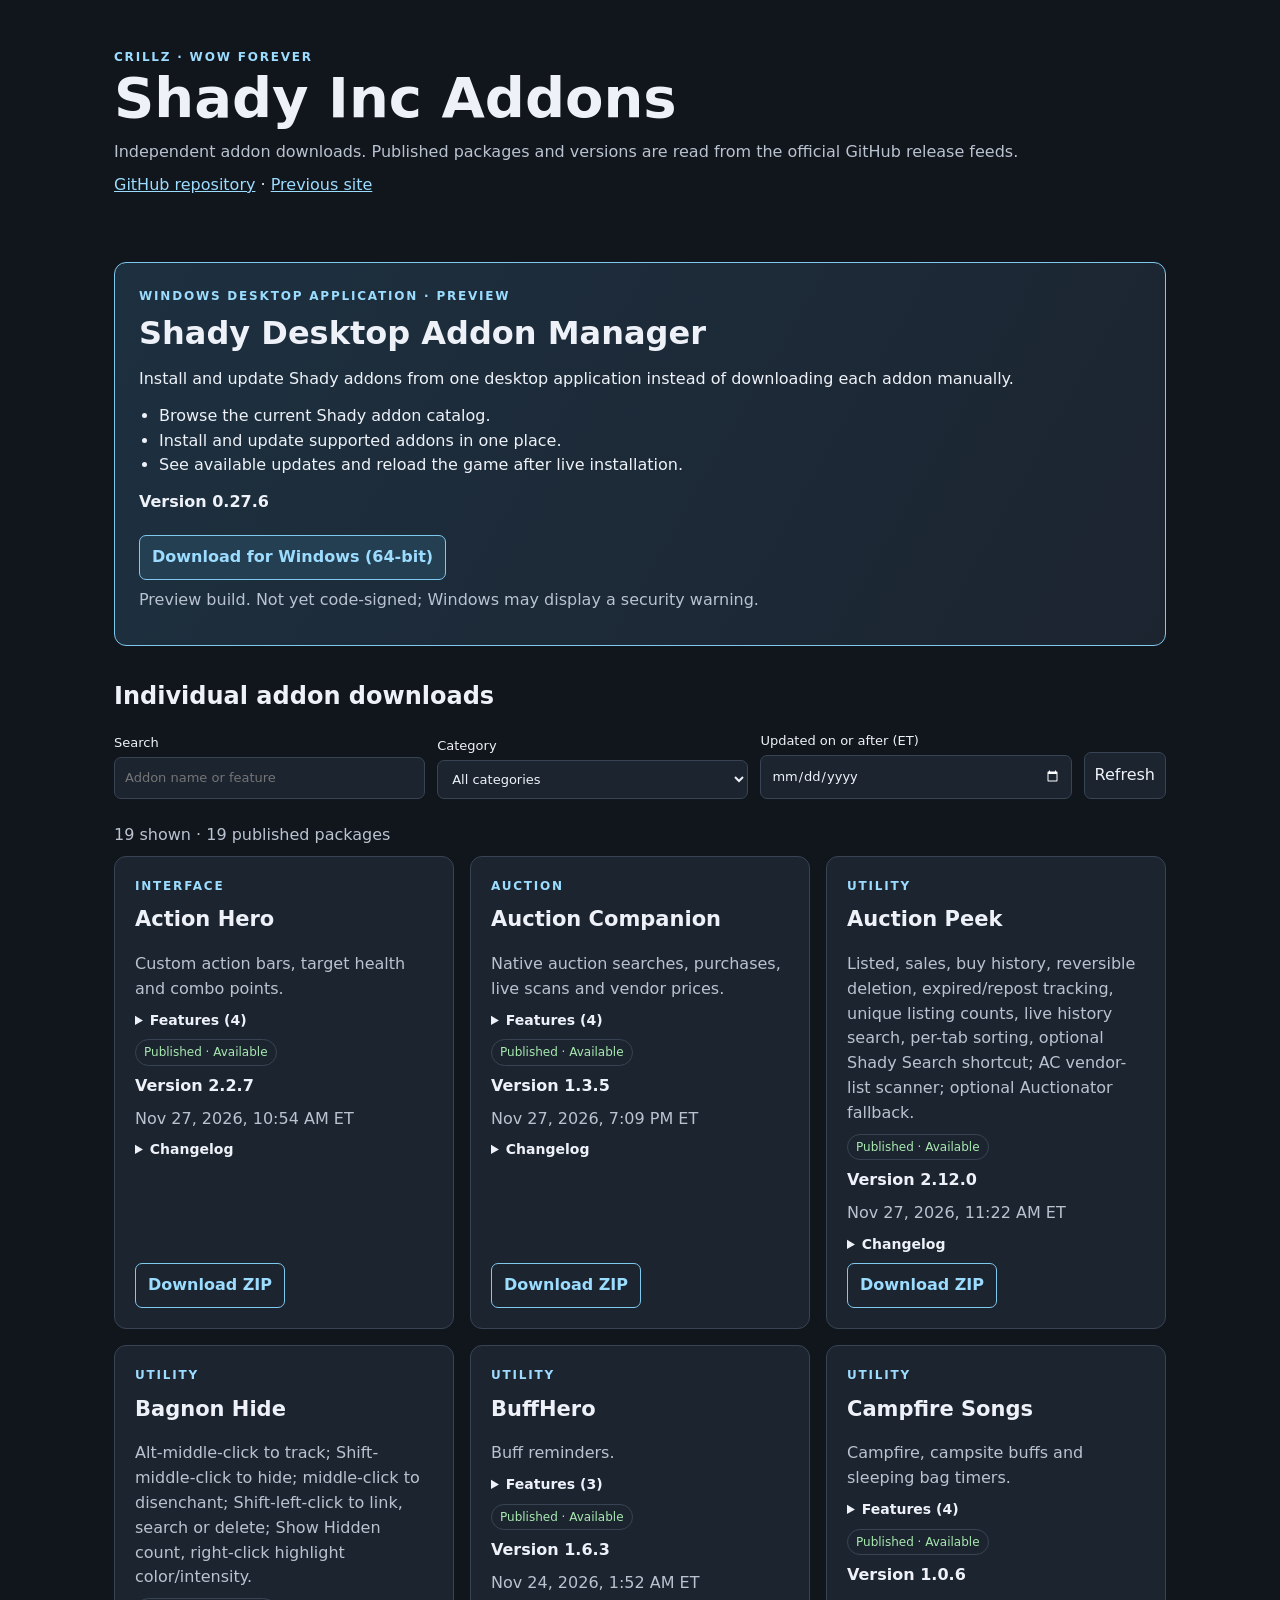
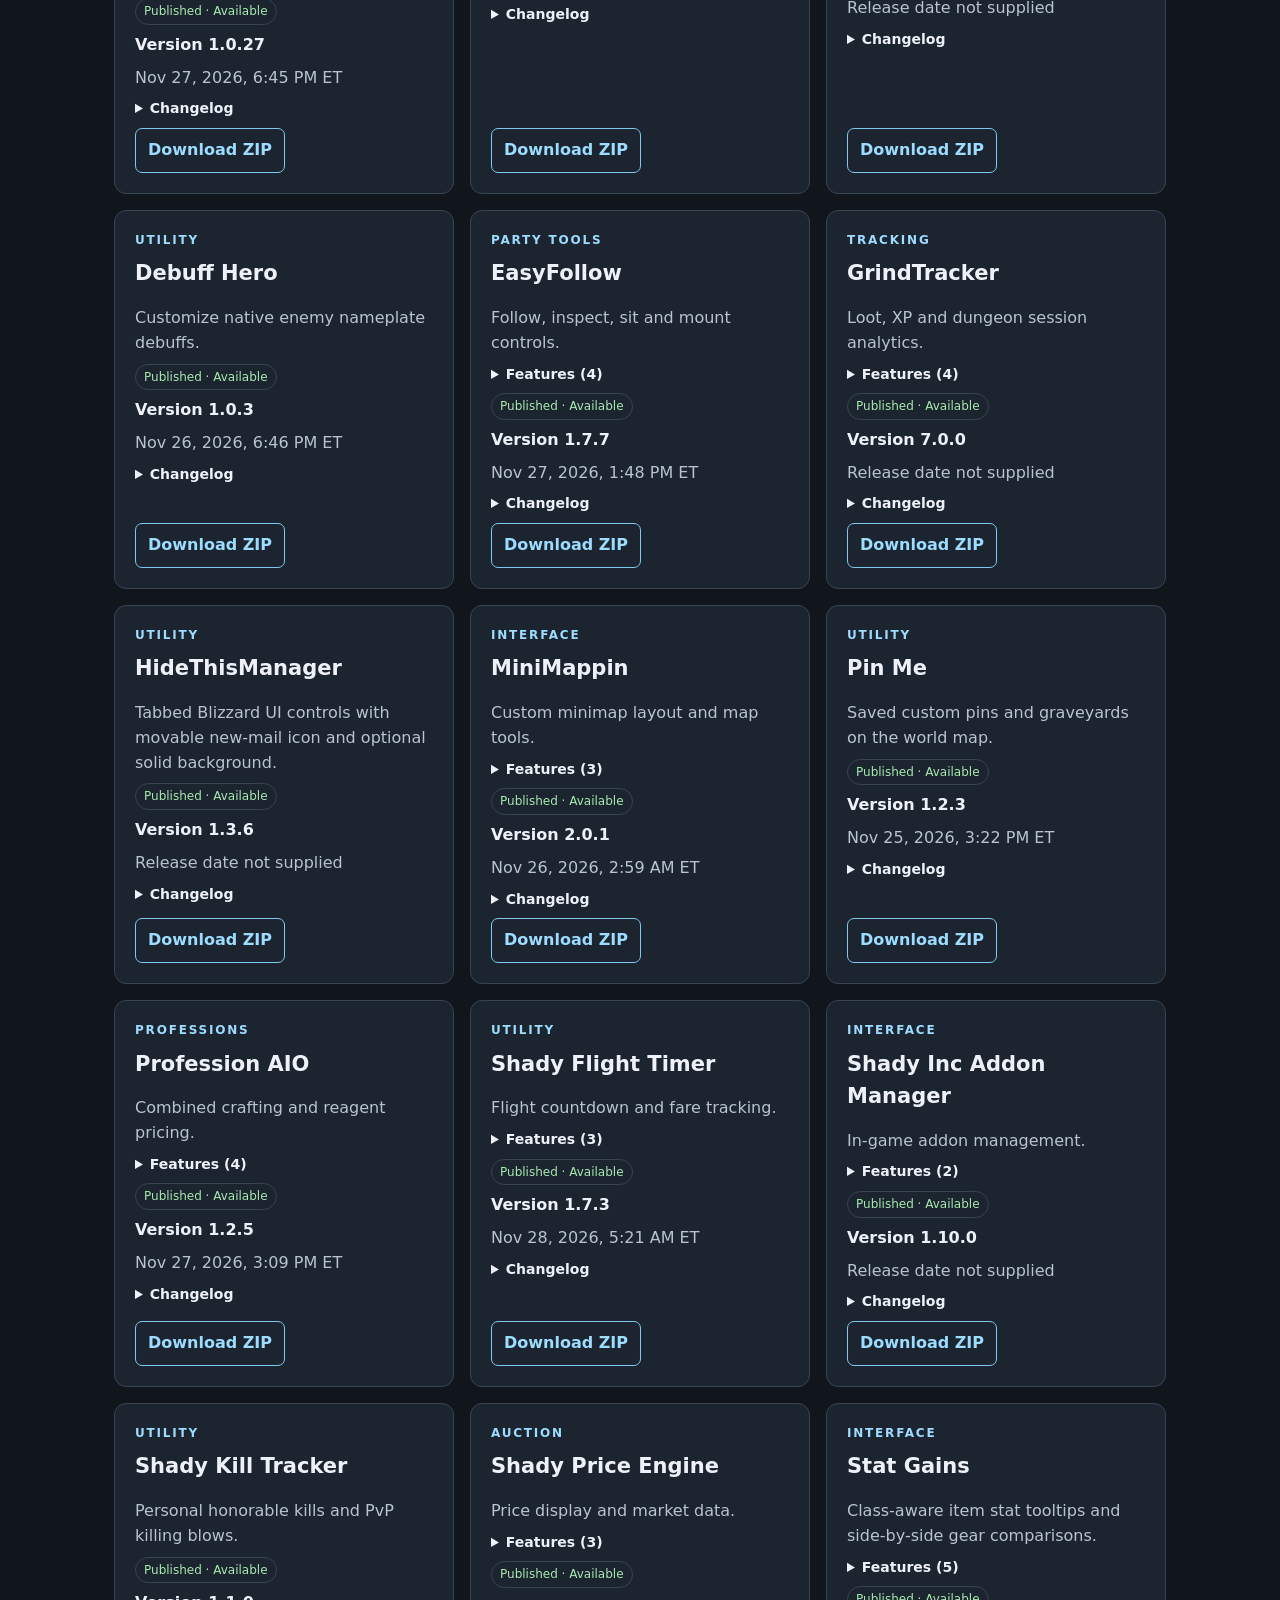
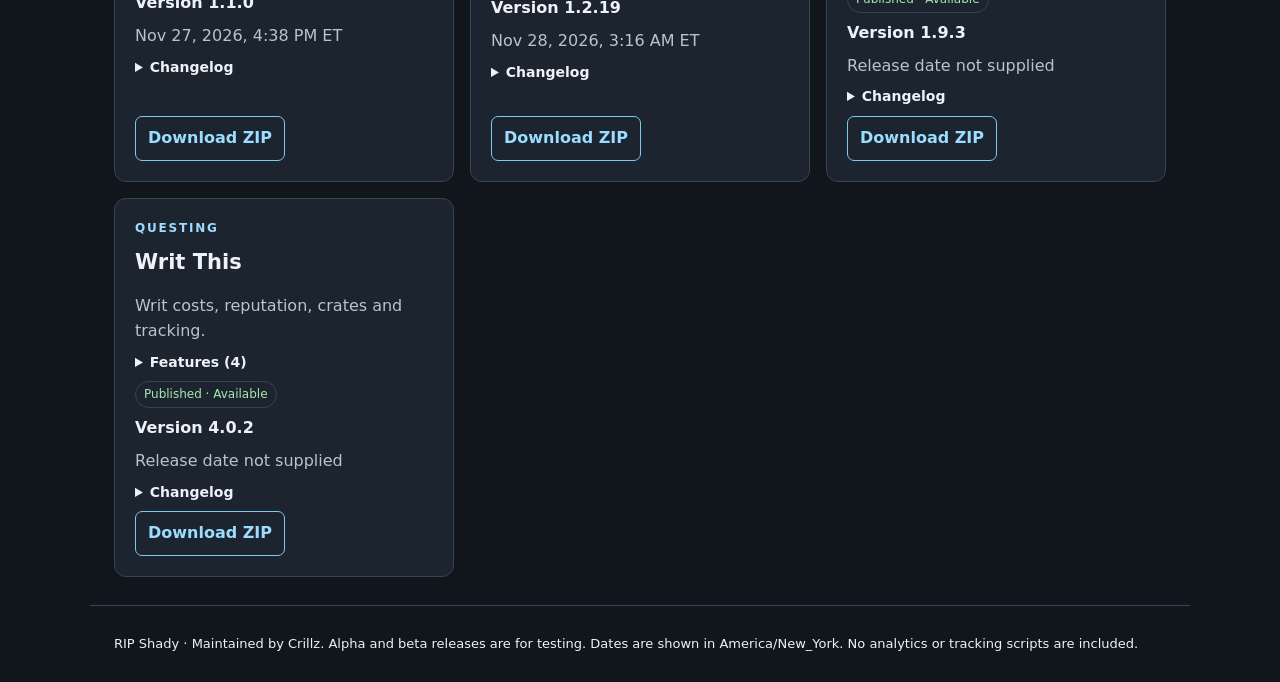
<file: index.html>
<!doctype html>
<html lang="en"><head><meta charset="utf-8"><meta name="viewport" content="width=device-width,initial-scale=1"><title>Shady Inc | WoW Forever Addons</title><style>
:root{color-scheme:dark;--bg:#11151c;--panel:#1c2430;--border:#384453;--text:#eef2f8;--muted:#b9c3d0;--accent:#9bdcff}*{box-sizing:border-box}body{margin:0;background:var(--bg);color:var(--text);font:16px/1.55 system-ui,sans-serif}main,header,footer{max-width:1100px;margin:auto;padding:28px 24px}header{padding-top:48px}h1{font-size:clamp(32px,6vw,56px);line-height:1.1;margin:0 0 12px}h2{font-size:21px;margin:0 0 8px}p{margin:8px 0}a{color:var(--accent)}.muted{color:var(--muted)}.eyebrow{letter-spacing:.15em;text-transform:uppercase;font-size:12px;font-weight:700;color:var(--accent)}.filters{display:flex;flex-wrap:wrap;gap:12px;margin:0 0 24px;align-items:end}.filters label{display:grid;gap:4px;flex:1;min-width:150px;font-size:13px}input,select,button{font:inherit;color:inherit;background:var(--panel);border:1px solid var(--border);padding:10px;border-radius:7px}.cards{display:grid;grid-template-columns:repeat(auto-fit,minmax(min(100%,310px),1fr));gap:16px}article{background:var(--panel);border:1px solid var(--border);border-radius:12px;padding:20px;display:flex;flex-direction:column;gap:8px}article p{margin:0}.version{font-weight:700}.chip{font-size:12px;border:1px solid var(--border);border-radius:20px;padding:3px 8px;display:inline-block;align-self:flex-start}.ready{color:#a7e9af}.pending{color:#ffe4a3}.download{display:inline-block;border:1px solid #7fc9ef;border-radius:7px;padding:9px 12px;text-decoration:none;font-weight:700;margin-top:auto;align-self:flex-start}.download:hover{background:#31495a}details{font-size:14px;overflow-wrap:anywhere}summary{cursor:pointer;font-weight:600}details ul{margin:8px 0;padding-left:20px}details li{margin:4px 0}footer{border-top:1px solid var(--border);font-size:13px}button{cursor:pointer}.error{color:#ffc4b9}.row{display:flex;gap:8px;flex-wrap:wrap}a:focus-visible,button:focus-visible,input:focus-visible,select:focus-visible,summary:focus-visible{outline:3px solid #ffe769;outline-offset:3px}
.manager{margin:0 0 32px;padding:24px;border:1px solid #7fc9ef;border-radius:12px;background:linear-gradient(120deg,#1d3040,#1c2430)}.manager[hidden]{display:none}.manager h2{font-size:clamp(24px,4vw,32px);margin:4px 0 8px}.manager .download{background:#253f52;margin-top:12px}.manager .download:hover{background:#31495a}.manager ul{padding-left:20px;margin:12px 0}.section-heading{margin:0 0 16px;font-size:24px}
</style></head><body><header><div class="eyebrow">Crillz · WoW Forever</div><h1>Shady Inc Addons</h1><p class="muted">Independent addon downloads. Published packages and versions are read from the official GitHub release feeds.</p><p><a href="https://github.com/ianpgh/ShadyInc-Addons">GitHub repository</a> · <a href="https://shady-inc-addon-downloads.soleatoll3.chatgpt.site/">Previous site</a></p></header><main><section id="desktop-manager" class="manager" hidden aria-labelledby="manager-title"><div class="eyebrow">Windows desktop application · Preview</div><h2 id="manager-title">Shady Desktop Addon Manager</h2><p>Install and update Shady addons from one desktop application instead of downloading each addon manually.</p><ul><li>Browse the current Shady addon catalog.</li><li>Install and update supported addons in one place.</li><li>See available updates and reload the game after live installation.</li></ul><p id="manager-version" class="version"></p><a id="manager-download" class="download">Download for Windows (64-bit)</a><p class="muted">Preview build. Not yet code-signed; Windows may display a security warning.</p></section><h2 class="section-heading">Individual addon downloads</h2><div class="filters"><label>Search<input id="search" type="search" placeholder="Addon name or feature"></label><label>Category<select id="category"><option value="">All categories</option></select></label><label>Updated on or after (ET)<input id="since" type="date"></label><button id="refresh">Refresh</button></div><p id="status" class="muted" role="status">Loading releases…</p><div class="cards" id="cards"></div><noscript>JavaScript is required to display the live release catalog. Visit the GitHub repository for published files.</noscript></main><footer>RIP Shady · Maintained by Crillz. Alpha and beta releases are for testing. Dates are shown in America/New_York. No analytics or tracking scripts are included.</footer><script>
"use strict";
const $=id=>document.getElementById(id);
const el=(tag,txt,cls)=>{const n=document.createElement(tag);if(txt!==undefined)n.textContent=txt;if(cls)n.className=cls;return n};
const validId=s=>typeof s==="string"&&/^[A-Za-z0-9_-]+$/.test(s);
const validZip=s=>typeof s==="string"&&/^[A-Za-z0-9][A-Za-z0-9_. -]*\.zip$/i.test(s)&&!s.includes("..");
const fetchOptions={cache:"no-store",credentials:"omit",redirect:"error"};
const stamp=()=>"?check="+Date.now();
const dateFmt=new Intl.DateTimeFormat("en-US",{dateStyle:"medium",timeStyle:"short",timeZone:"America/New_York"});
const dayFmt=new Intl.DateTimeFormat("en-CA",{year:"numeric",month:"2-digit",day:"2-digit",timeZone:"America/New_York"});
const validDate=s=>typeof s==="string"&&Number.isFinite(Date.parse(s));
let rows=[],generation=0;
async function getJSON(path){const r=await fetch(path+stamp(),fetchOptions);if(!r.ok)throw Error("HTTP "+r.status);return r.json()}
async function loadManager(g){const panel=$("desktop-manager");const base="releases/ShadyDesktopManager/";try{const m=await getJSON(base+"latest.json");if(m.manager!=="ShadyDesktopManager"||typeof m.version!=="string"||!m.version.trim()||typeof m.url!=="string"||!/^[A-Za-z0-9][A-Za-z0-9_.-]*\.exe$/i.test(m.url)||m.url.includes("..")||!(/^[a-f0-9]{64}$/i.test(m.sha256||"")))throw Error("Invalid manager manifest");const url=base+encodeURIComponent(m.url);const check=await fetch(url+stamp(),{...fetchOptions,method:"HEAD"});if(!check.ok)throw Error("Manager package unavailable");if(g!==generation)return;$("manager-version").textContent="Version "+m.version;const link=$("manager-download");link.href=url;link.setAttribute("download",m.url);panel.hidden=false}catch{if(g===generation){panel.hidden=true;$("manager-download").removeAttribute("href")}}}
async function readRelease(a){const base="releases/"+encodeURIComponent(a.id)+"/";try{const m=await getJSON(base+"latest.json");if(m.addon!==a.id||typeof m.version!=="string"||!m.version.trim()||!validZip(m.url)||!(/^[a-f0-9]{64}$/i.test(m.sha256||"")))throw Error("Invalid release manifest");const url=base+encodeURIComponent(m.url);const check=await fetch(url+stamp(),{...fetchOptions,method:"HEAD"});if(!check.ok)throw Error("Package unavailable");const reference=a.reference?.version===m.version?a.reference:null;const date=validDate(m.published_at)?m.published_at:validDate(reference?.date)?reference.date:null;const notes=Array.isArray(m.changelog)?m.changelog.filter(x=>typeof x==="string"):typeof m.changelog==="string"?[m.changelog]:reference?.note?[reference.note]:[];return {...a,ready:true,m,url,date,notes}}catch{return {...a,ready:false,date:null}}}
function render(){const search=$("search").value.trim().toLowerCase(),category=$("category").value,since=$("since").value;const filtered=rows.filter(a=>a.ready&&(!search||(a.name+" "+a.description+" "+(Array.isArray(a.features)?a.features.join(" "):"")).toLowerCase().includes(search))&&(!category||a.category===category)&&(!since||(a.date&&dayFmt.format(new Date(a.date))>=since))).sort((a,b)=>Number(b.ready)-Number(a.ready)||a.name.localeCompare(b.name));$("cards").replaceChildren();for(const a of filtered){const card=el("article");card.append(el("div",a.category,"eyebrow"),el("h2",a.name),el("p",a.description,"muted"));const featureList=Array.isArray(a.features)?a.features.filter(x=>typeof x==="string"&&x.trim()):[];if(featureList.length){const fd=el("details");fd.append(el("summary","Features ("+featureList.length+")"));const ul=el("ul");for(const feature of featureList)ul.append(el("li",feature));fd.append(ul);card.append(fd)}if(a.ready){const status=/alpha/i.test(a.m.version)?"Alpha":/beta/i.test(a.m.version)?"Beta":"Published";card.append(el("span",status+" · Available","chip ready"),el("p","Version "+a.m.version,"version"),el("p",a.date?dateFmt.format(new Date(a.date))+" ET":"Release date not supplied","muted"));const d=el("details");d.append(el("summary","Changelog"));if(a.notes.length){for(const note of a.notes)d.append(el("p",note))}else d.append(el("p","Release notes not supplied."));card.append(d);const link=el("a","Download ZIP","download");link.href=a.url;link.setAttribute("download",a.m.url);card.append(link)}else{card.append(el("span","Awaiting verified GitHub package","chip pending"));if(a.reference?.version)card.append(el("p","Known build: "+a.reference.version,"muted"))} $("cards").append(card)}if(!filtered.length)$("cards").append(el("p","No matching addons."));$("status").textContent=filtered.length+" shown · "+rows.filter(x=>x.ready).length+" published packages"}
async function load(){const g=++generation;void loadManager(g);$("refresh").disabled=true;$("status").textContent="Checking GitHub release feeds…";try{const catalog=await getJSON("catalog.json");if(!Array.isArray(catalog))throw Error("Invalid catalog");const allowed=catalog.filter(a=>validId(a.id)&&typeof a.name==="string"&&typeof a.category==="string"&&typeof a.description==="string");const next=await Promise.all(allowed.map(readRelease));if(g!==generation)return;const categories=[...new Set(next.filter(a=>a.ready).map(a=>a.category))].sort();const selected=$("category").value;$("category").replaceChildren(new Option("All categories",""),...categories.map(x=>new Option(x,x)));$("category").value=categories.includes(selected)?selected:"";rows=next.filter(a=>a.ready);render()}catch{if(g===generation)$("status").textContent="Could not refresh the catalog. Try Refresh or visit GitHub."}finally{if(g===generation)$("refresh").disabled=false}}
for(const id of ["search","category","since"])$(id).addEventListener("input",render);$("refresh").addEventListener("click",load);load();
</script></body></html>
</file>
